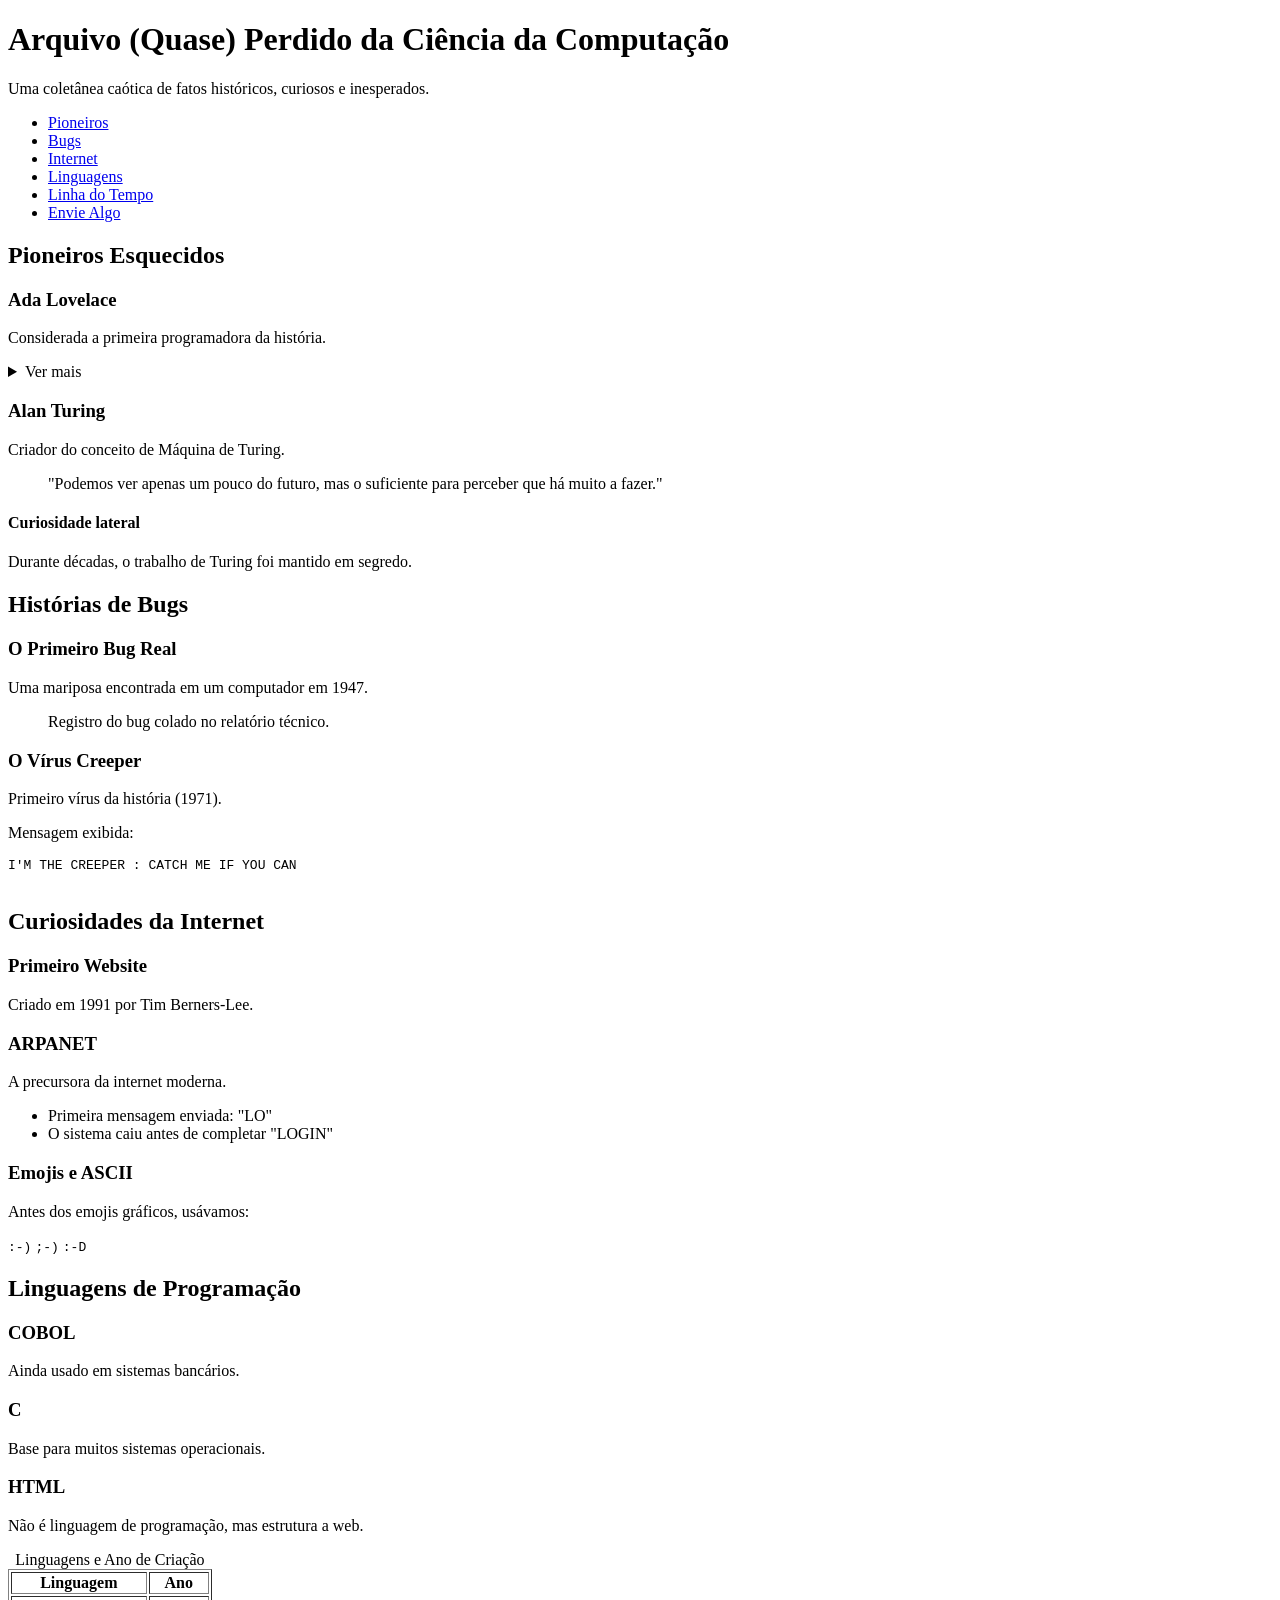
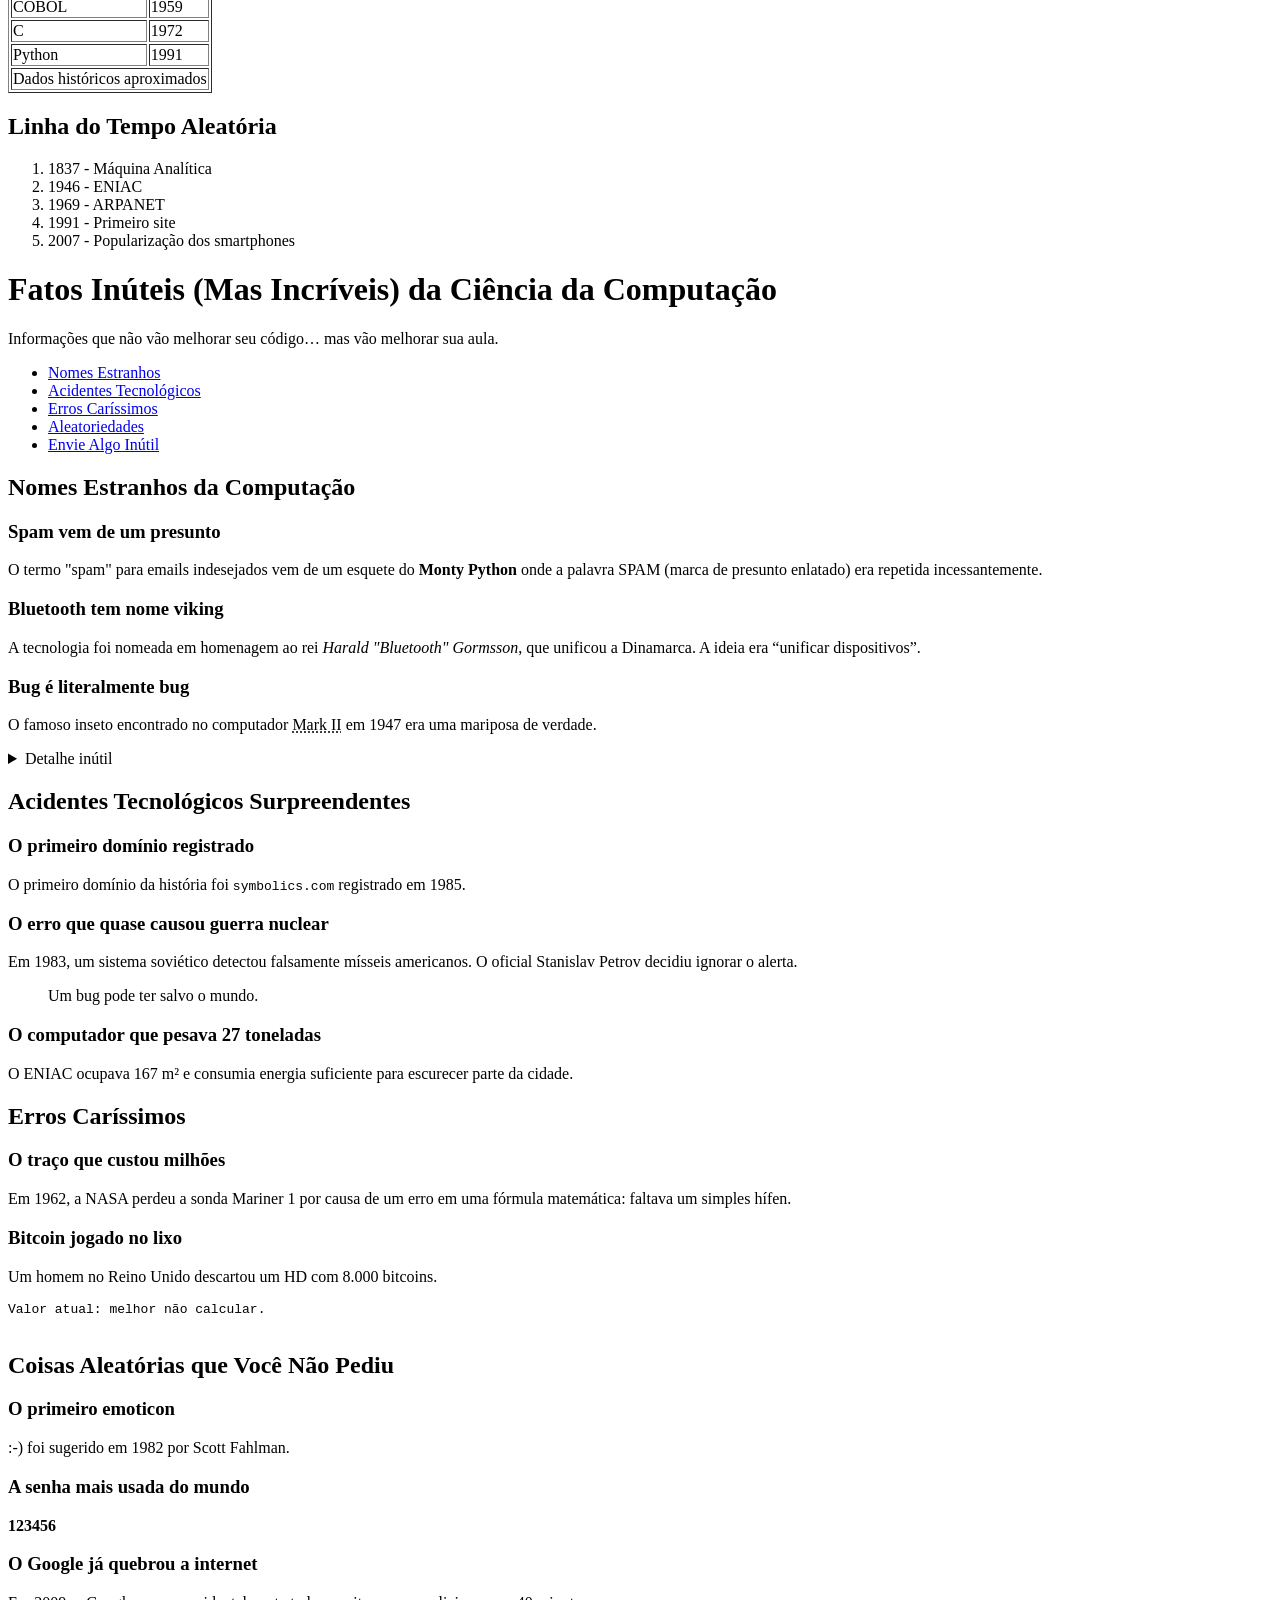
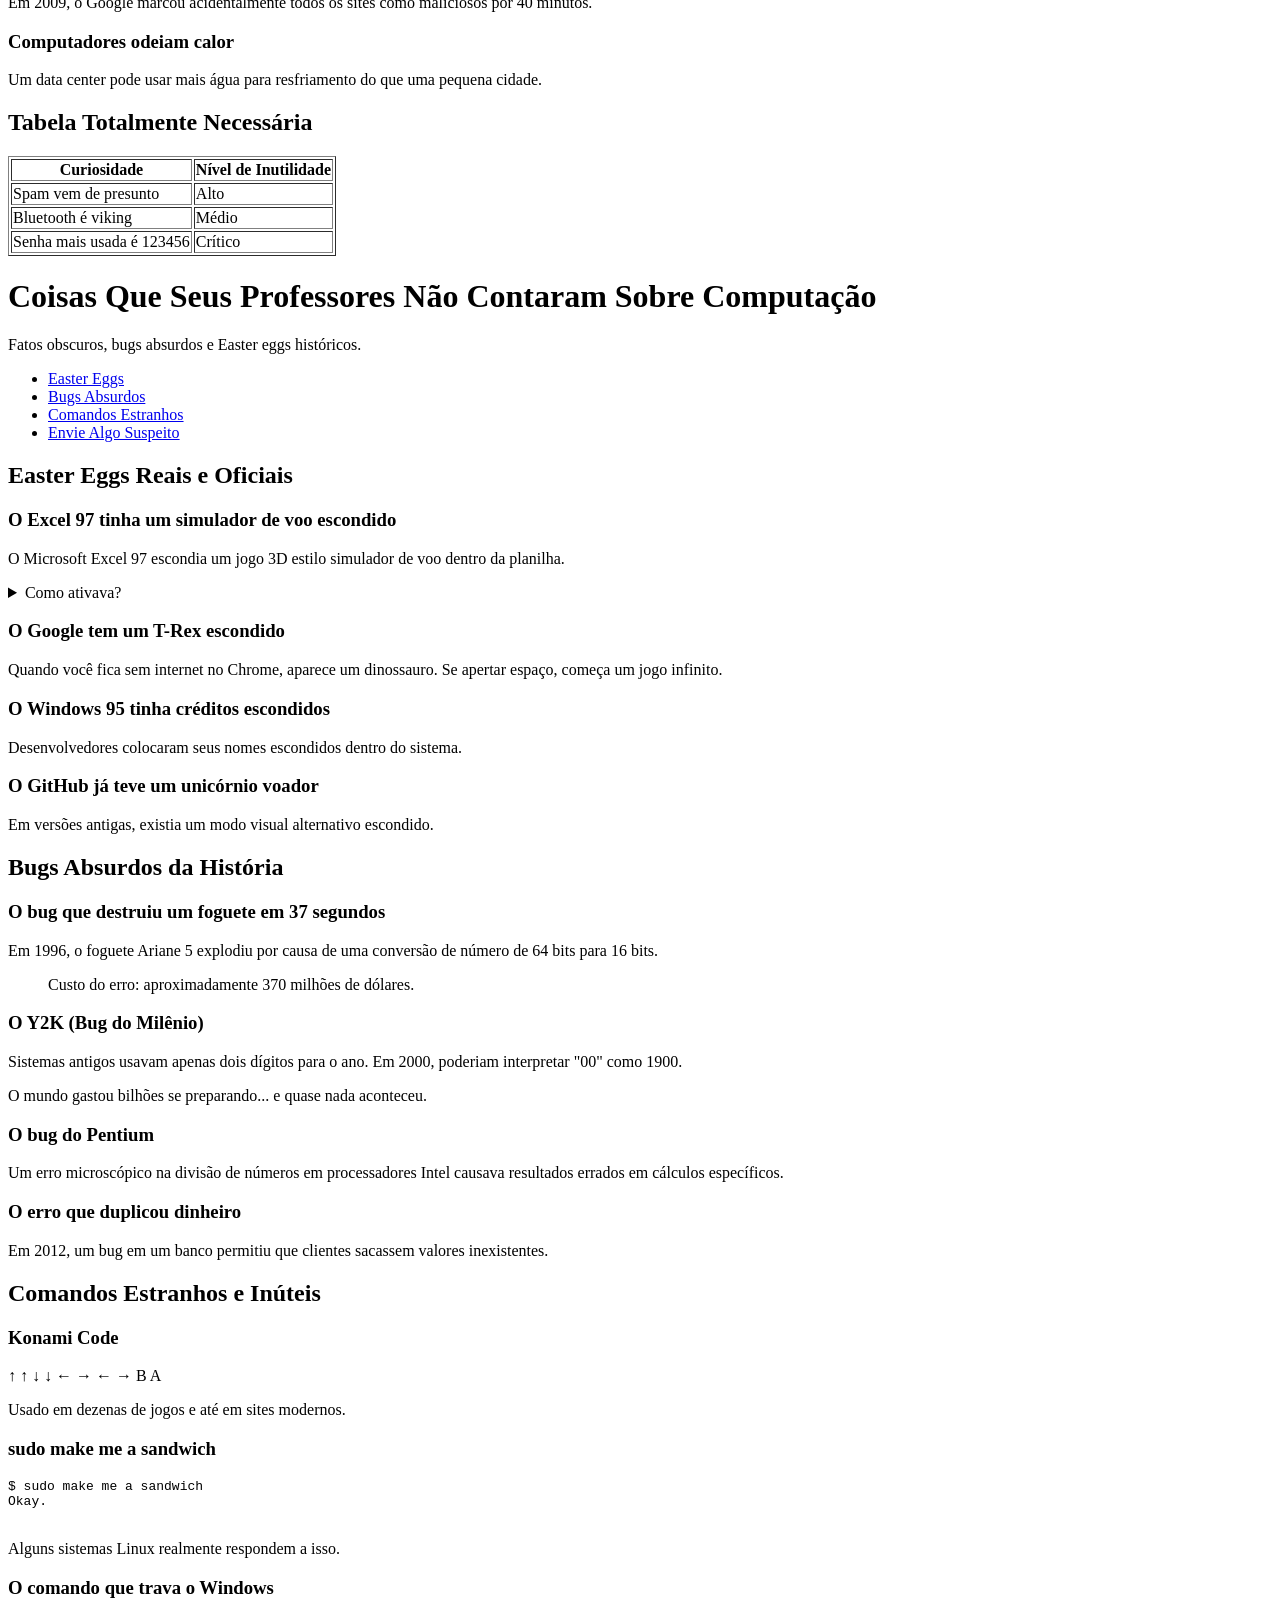
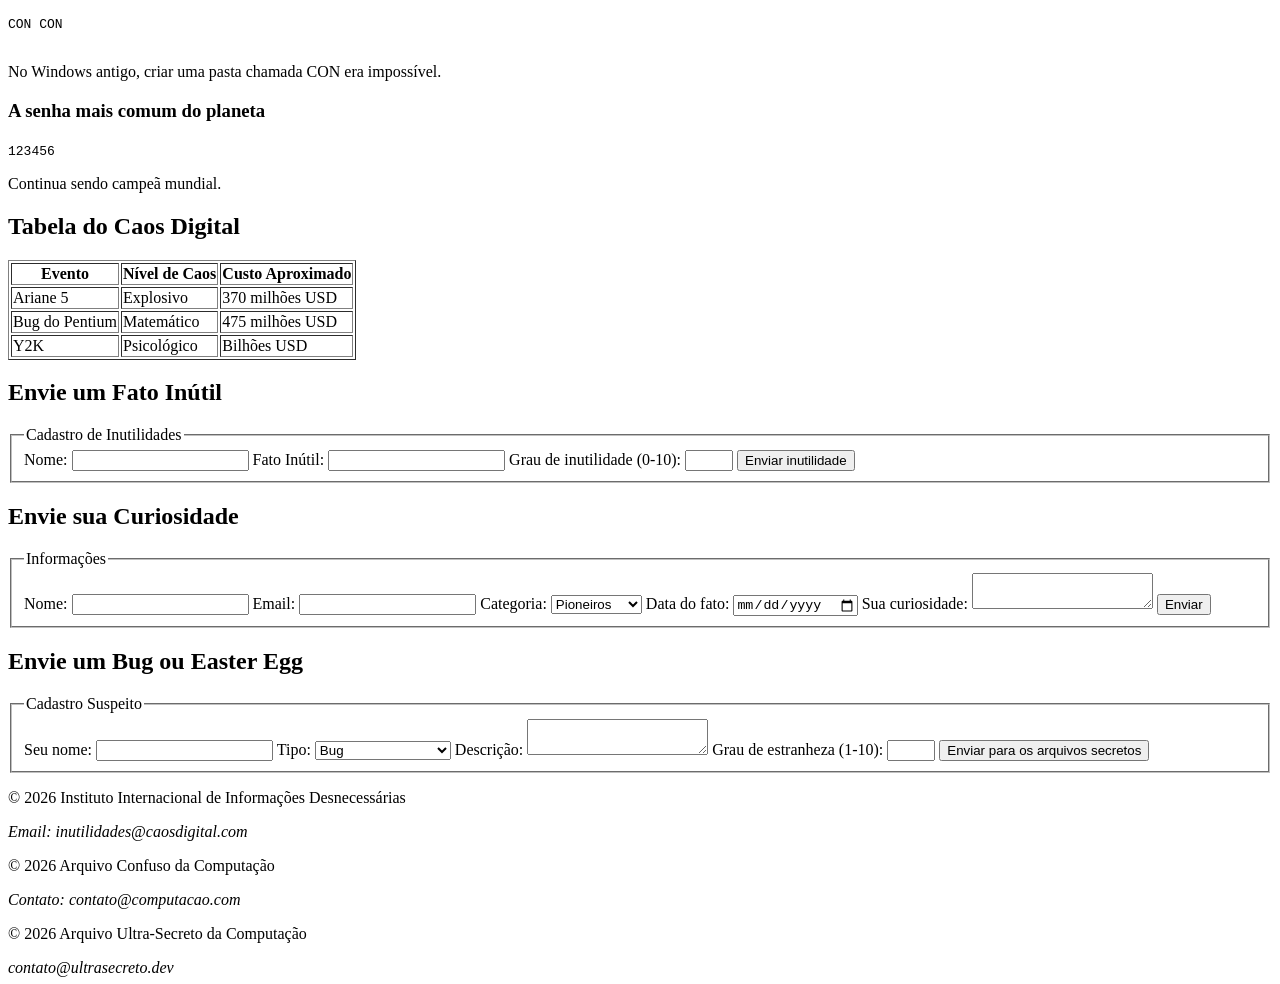
<file: index.html>
<!DOCTYPE html>
<html lang="pt-br">
<head>
    <meta charset="UTF-8">
    <meta name="description" content="Curiosidades e fatos históricos da Ciência da Computação">
    <meta name="author" content="Portal Computação">
    <meta name="viewport" content="width=device-width, initial-scale=1.0">
    <title>Arquivo Confuso da Computação</title>
</head>

<body>

<div id="pagina">

    <header id="topo">
        <h1>Arquivo (Quase) Perdido da Ciência da Computação</h1>
        <p>Uma coletânea caótica de fatos históricos, curiosos e inesperados.</p>
    </header>

    <nav id="menu-principal">
        <ul>
            <li><a href="#pioneiros">Pioneiros</a></li>
            <li><a href="#bugs">Bugs</a></li>
            <li><a href="#internet">Internet</a></li>
            <li><a href="#linguagens">Linguagens</a></li>
            <li><a href="#linha-do-tempo">Linha do Tempo</a></li>
            <li><a href="#formulario">Envie Algo</a></li>
        </ul>
    </nav>

    <main>

        <section id="pioneiros">
            <h2>Pioneiros Esquecidos</h2>

            <article>
                <h3>Ada Lovelace</h3>
                <p>Considerada a primeira programadora da história.</p>
                <details>
                    <summary>Ver mais</summary>
                    <p>Ela escreveu um algoritmo para a Máquina Analítica no século XIX.</p>
                </details>
            </article>

            <article>
                <h3>Alan Turing</h3>
                <p>Criador do conceito de Máquina de Turing.</p>
                <blockquote>
                    "Podemos ver apenas um pouco do futuro, mas o suficiente para perceber que há muito a fazer."
                </blockquote>
            </article>

            <aside>
                <h4>Curiosidade lateral</h4>
                <p>Durante décadas, o trabalho de Turing foi mantido em segredo.</p>
            </aside>
        </section>

        <section id="bugs">
            <h2>Histórias de Bugs</h2>

            <article>
                <h3>O Primeiro Bug Real</h3>
                <p>Uma mariposa encontrada em um computador em 1947.</p>
                <figure>
                    <figcaption>Registro do bug colado no relatório técnico.</figcaption>
                </figure>
            </article>

            <article>
                <h3>O Vírus Creeper</h3>
                <p>Primeiro vírus da história (1971).</p>
                <p>Mensagem exibida:</p>
                <pre>
I'M THE CREEPER : CATCH ME IF YOU CAN
                </pre>
            </article>
        </section>

        <section id="internet">
            <h2>Curiosidades da Internet</h2>

            <article>
                <h3>Primeiro Website</h3>
                <p>Criado em 1991 por Tim Berners-Lee.</p>
            </article>

            <article>
                <h3>ARPANET</h3>
                <p>A precursora da internet moderna.</p>
                <ul>
                    <li>Primeira mensagem enviada: "LO"</li>
                    <li>O sistema caiu antes de completar "LOGIN"</li>
                </ul>
            </article>

            <article>
                <h3>Emojis e ASCII</h3>
                <p>Antes dos emojis gráficos, usávamos:</p>
                <code>:-)</code>
                <code>;-)</code>
                <code>:-D</code>
            </article>
        </section>

        <section id="linguagens">
            <h2>Linguagens de Programação</h2>

            <article>
                <h3>COBOL</h3>
                <p>Ainda usado em sistemas bancários.</p>
            </article>

            <article>
                <h3>C</h3>
                <p>Base para muitos sistemas operacionais.</p>
            </article>

            <article>
                <h3>HTML</h3>
                <p>Não é linguagem de programação, mas estrutura a web.</p>
            </article>

            <div>
                <table border="1">
                    <caption>Linguagens e Ano de Criação</caption>
                    <thead>
                        <tr>
                            <th>Linguagem</th>
                            <th>Ano</th>
                        </tr>
                    </thead>
                    <tbody>
                        <tr>
                            <td>COBOL</td>
                            <td>1959</td>
                        </tr>
                        <tr>
                            <td>C</td>
                            <td>1972</td>
                        </tr>
                        <tr>
                            <td>Python</td>
                            <td>1991</td>
                        </tr>
                    </tbody>
                    <tfoot>
                        <tr>
                            <td colspan="2">Dados históricos aproximados</td>
                        </tr>
                    </tfoot>
                </table>
            </div>
        </section>

        <section id="linha-do-tempo">
            <h2>Linha do Tempo Aleatória</h2>

            <ol>
                <li>1837 - Máquina Analítica</li>
                <li>1946 - ENIAC</li>
                <li>1969 - ARPANET</li>
                <li>1991 - Primeiro site</li>
                <li>2007 - Popularização dos smartphones</li>
            </ol>
        </section>


</div>


<header>
    <h1>Fatos Inúteis (Mas Incríveis) da Ciência da Computação</h1>
    <p>Informações que não vão melhorar seu código… mas vão melhorar sua aula.</p>
</header>

<nav>
    <ul>
        <li><a href="#nomes">Nomes Estranhos</a></li>
        <li><a href="#acidentes">Acidentes Tecnológicos</a></li>
        <li><a href="#dinheiro">Erros Caríssimos</a></li>
        <li><a href="#aleatorio">Aleatoriedades</a></li>
        <li><a href="#form">Envie Algo Inútil</a></li>
    </ul>
</nav>



<section id="nomes">
    <h2>Nomes Estranhos da Computação</h2>

    <article>
        <h3>Spam vem de um presunto</h3>
        <p>
            O termo "spam" para emails indesejados vem de um esquete do 
            <strong>Monty Python</strong> onde a palavra SPAM (marca de presunto enlatado) 
            era repetida incessantemente.
        </p>
    </article>

    <article>
        <h3>Bluetooth tem nome viking</h3>
        <p>
            A tecnologia foi nomeada em homenagem ao rei 
            <em>Harald "Bluetooth" Gormsson</em>, que unificou a Dinamarca.
            A ideia era “unificar dispositivos”.
        </p>
    </article>

    <article>
        <h3>Bug é literalmente bug</h3>
        <p>
            O famoso inseto encontrado no computador 
            <abbr title="Harvard Mark II">Mark II</abbr> em 1947 
            era uma mariposa de verdade.
        </p>
        <details>
            <summary>Detalhe inútil</summary>
            <p>O inseto ainda está preservado em um museu.</p>
        </details>
    </article>

</section>


<section id="acidentes">

    <h2>Acidentes Tecnológicos Surpreendentes</h2>

    <article>
        <h3>O primeiro domínio registrado</h3>
        <p>
            O primeiro domínio da história foi 
            <code>symbolics.com</code> registrado em 1985.
        </p>
    </article>

    <article>
        <h3>O erro que quase causou guerra nuclear</h3>
        <p>
            Em 1983, um sistema soviético detectou falsamente mísseis americanos.
            O oficial Stanislav Petrov decidiu ignorar o alerta.
        </p>
        <blockquote>
            Um bug pode ter salvo o mundo.
        </blockquote>
    </article>

    <article>
        <h3>O computador que pesava 27 toneladas</h3>
        <p>
            O ENIAC ocupava 167 m² e consumia energia suficiente para escurecer parte da cidade.
        </p>
    </article>

</section>


<section id="dinheiro">

    <h2>Erros Caríssimos</h2>

    <article>
        <h3>O traço que custou milhões</h3>
        <p>
            Em 1962, a NASA perdeu a sonda Mariner 1 por causa de um erro em uma fórmula matemática:
            faltava um simples hífen.
        </p>
    </article>

    <article>
        <h3>Bitcoin jogado no lixo</h3>
        <p>
            Um homem no Reino Unido descartou um HD com 8.000 bitcoins.
        </p>
        <pre>
Valor atual: melhor não calcular.
        </pre>
    </article>

</section>


<section id="aleatorio">

    <h2>Coisas Aleatórias que Você Não Pediu</h2>

    <article>
        <h3>O primeiro emoticon</h3>
        <p>
            :-) foi sugerido em 1982 por Scott Fahlman.
        </p>
    </article>

    <article>
        <h3>A senha mais usada do mundo</h3>
        <p><strong>123456</strong></p>
    </article>

    <article>
        <h3>O Google já quebrou a internet</h3>
        <p>
            Em 2009, o Google marcou acidentalmente todos os sites como maliciosos por 40 minutos.
        </p>
    </article>

    <article>
        <h3>Computadores odeiam calor</h3>
        <p>
            Um data center pode usar mais água para resfriamento do que uma pequena cidade.
        </p>
    </article>

</section>


<section>

    <h2>Tabela Totalmente Necessária</h2>

    <table border="1">
        <tr>
            <th>Curiosidade</th>
            <th>Nível de Inutilidade</th>
        </tr>
        <tr>
            <td>Spam vem de presunto</td>
            <td>Alto</td>
        </tr>
        <tr>
            <td>Bluetooth é viking</td>
            <td>Médio</td>
        </tr>
        <tr>
            <td>Senha mais usada é 123456</td>
            <td>Crítico</td>
        </tr>
    </table>

</section>

<header>
    <h1>Coisas Que Seus Professores Não Contaram Sobre Computação</h1>
    <p>Fatos obscuros, bugs absurdos e Easter eggs históricos.</p>
</header>

<nav>
    <ul>
        <li><a href="#easter-eggs">Easter Eggs</a></li>
        <li><a href="#bugs-absurdos">Bugs Absurdos</a></li>
        <li><a href="#comandos-secretos">Comandos Estranhos</a></li>
        <li><a href="#formulario-secreto">Envie Algo Suspeito</a></li>
    </ul>
</nav>


<section id="easter-eggs">

    <h2>Easter Eggs Reais e Oficiais</h2>

    <article>
        <h3>O Excel 97 tinha um simulador de voo escondido</h3>
        <p>
            O Microsoft Excel 97 escondia um jogo 3D estilo simulador de voo 
            dentro da planilha.
        </p>
        <details>
            <summary>Como ativava?</summary>
            <p>Era preciso selecionar células específicas e usar combinações absurdas de teclado.</p>
        </details>
    </article>

    <article>
        <h3>O Google tem um T-Rex escondido</h3>
        <p>
            Quando você fica sem internet no Chrome, aparece um dinossauro.
            Se apertar espaço, começa um jogo infinito.
        </p>
    </article>

    <article>
        <h3>O Windows 95 tinha créditos escondidos</h3>
        <p>
            Desenvolvedores colocaram seus nomes escondidos dentro do sistema.
        </p>
    </article>

    <article>
        <h3>O GitHub já teve um unicórnio voador</h3>
        <p>
            Em versões antigas, existia um modo visual alternativo escondido.
        </p>
    </article>

</section>



<section id="bugs-absurdos">

    <h2>Bugs Absurdos da História</h2>

    <article>
        <h3>O bug que destruiu um foguete em 37 segundos</h3>
        <p>
            Em 1996, o foguete Ariane 5 explodiu por causa de uma conversão de número
            de 64 bits para 16 bits.
        </p>
        <blockquote>
            Custo do erro: aproximadamente 370 milhões de dólares.
        </blockquote>
    </article>

    <article>
        <h3>O Y2K (Bug do Milênio)</h3>
        <p>
            Sistemas antigos usavam apenas dois dígitos para o ano.
            Em 2000, poderiam interpretar "00" como 1900.
        </p>
        <p>
            O mundo gastou bilhões se preparando... e quase nada aconteceu.
        </p>
    </article>

    <article>
        <h3>O bug do Pentium</h3>
        <p>
            Um erro microscópico na divisão de números em processadores Intel
            causava resultados errados em cálculos específicos.
        </p>
    </article>

    <article>
        <h3>O erro que duplicou dinheiro</h3>
        <p>
            Em 2012, um bug em um banco permitiu que clientes sacassem valores inexistentes.
        </p>
    </article>

</section>



<section id="comandos-secretos">

    <h2>Comandos Estranhos e Inúteis</h2>

    <article>
        <h3>Konami Code</h3>
        <p>
            ↑ ↑ ↓ ↓ ← → ← → B A
        </p>
        <p>
            Usado em dezenas de jogos e até em sites modernos.
        </p>
    </article>

    <article>
        <h3>sudo make me a sandwich</h3>
        <pre>
$ sudo make me a sandwich
Okay.
        </pre>
        <p>Alguns sistemas Linux realmente respondem a isso.</p>
    </article>

    <article>
        <h3>O comando que trava o Windows</h3>
        <pre>
CON CON
        </pre>
        <p>
            No Windows antigo, criar uma pasta chamada CON era impossível.
        </p>
    </article>

    <article>
        <h3>A senha mais comum do planeta</h3>
        <code>123456</code>
        <p>
            Continua sendo campeã mundial.
        </p>
    </article>

</section>



<section>

    <h2>Tabela do Caos Digital</h2>

    <table border="1">
        <tr>
            <th>Evento</th>
            <th>Nível de Caos</th>
            <th>Custo Aproximado</th>
        </tr>
        <tr>
            <td>Ariane 5</td>
            <td>Explosivo</td>
            <td>370 milhões USD</td>
        </tr>
        <tr>
            <td>Bug do Pentium</td>
            <td>Matemático</td>
            <td>475 milhões USD</td>
        </tr>
        <tr>
            <td>Y2K</td>
            <td>Psicológico</td>
            <td>Bilhões USD</td>
        </tr>
    </table>

</section>


<section id="form">

    <h2>Envie um Fato Inútil</h2>

    <form>
        <fieldset>
            <legend>Cadastro de Inutilidades</legend>

            <label>Nome:</label>
            <input type="text" name="nome">

            <label>Fato Inútil:</label>
            <input type="text" name="fato">

            <label>Grau de inutilidade (0-10):</label>
            <input type="number" name="grau" min="0" max="10">

            <input type="submit" value="Enviar inutilidade">
        </fieldset>
    </form>
    
</section>
 <section id="formulario">
            <h2>Envie sua Curiosidade</h2>

            <form>
                <fieldset>
                    <legend>Informações</legend>

                    <label>Nome:</label>
                    <input type="text" name="nome">

                    <label>Email:</label>
                    <input type="email" name="email">

                    <label>Categoria:</label>
                    <select name="categoria">
                        <option>Pioneiros</option>
                        <option>Bugs</option>
                        <option>Internet</option>
                        <option>Linguagens</option>
                    </select>

                    <label>Data do fato:</label>
                    <input type="date" name="data">

                    <label>Sua curiosidade:</label>
                    <textarea name="curiosidade"></textarea>

                    <input type="submit" value="Enviar">
                </fieldset>
            </form>
        </section>

    
<section id="formulario-secreto">

    <h2>Envie um Bug ou Easter Egg</h2>

    <form>
        <fieldset>
            <legend>Cadastro Suspeito</legend>

            <label>Seu nome:</label>
            <input type="text" name="nome">

            <label>Tipo:</label>
            <select name="tipo">
                <option>Bug</option>
                <option>Easter Egg</option>
                <option>Comando estranho</option>
            </select>

            <label>Descrição:</label>
            <textarea name="descricao"></textarea>

            <label>Grau de estranheza (1-10):</label>
            <input type="number" min="1" max="10">

            <input type="submit" value="Enviar para os arquivos secretos">
        </fieldset>
    </form>

</section>


</main>
</body>
<footer>
    <p>© 2026 Instituto Internacional de Informações Desnecessárias</p>
    <address>Email: inutilidades@caosdigital.com</address>
      <p>&copy; 2026 Arquivo Confuso da Computação</p>
        <address>
            Contato: contato@computacao.com
        </address>
         <p>© 2026 Arquivo Ultra-Secreto da Computação</p>
    <address>contato@ultrasecreto.dev</address>
</footer>

</div>

</body>
</html>
</file>
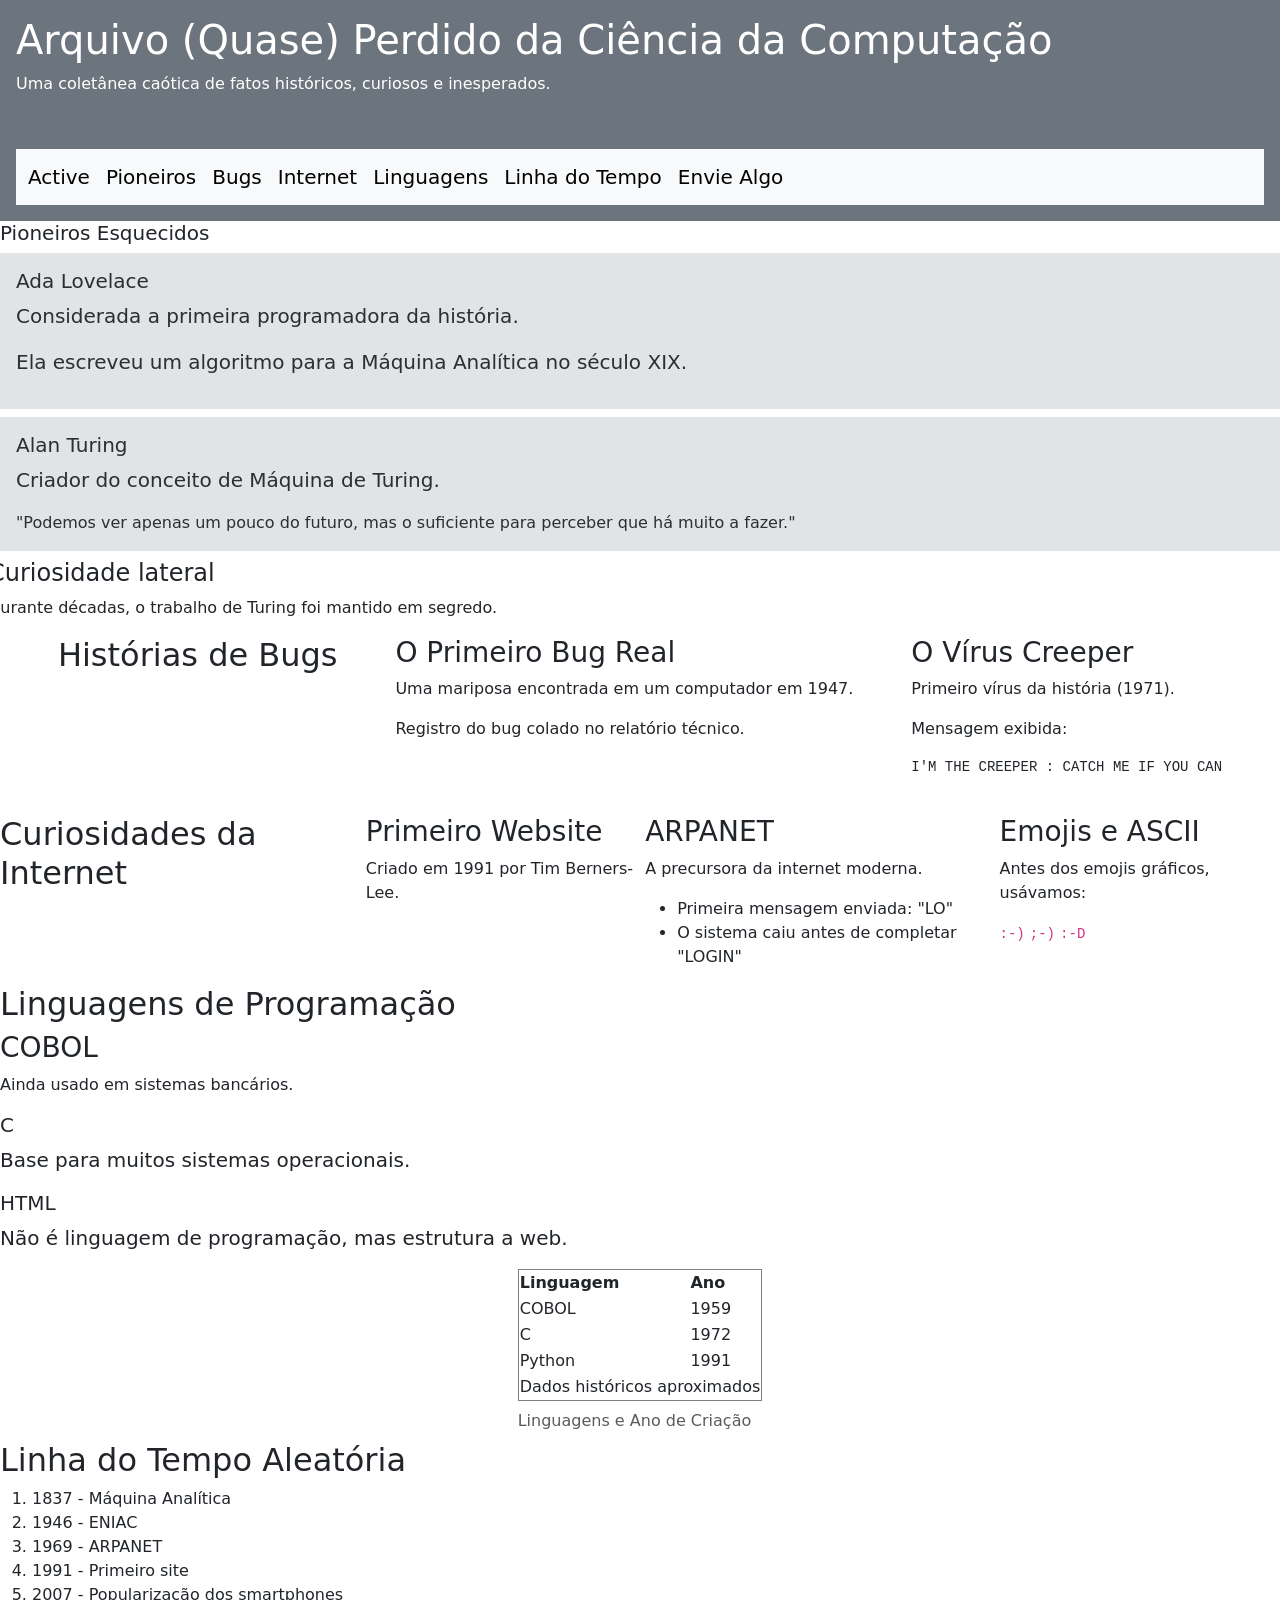
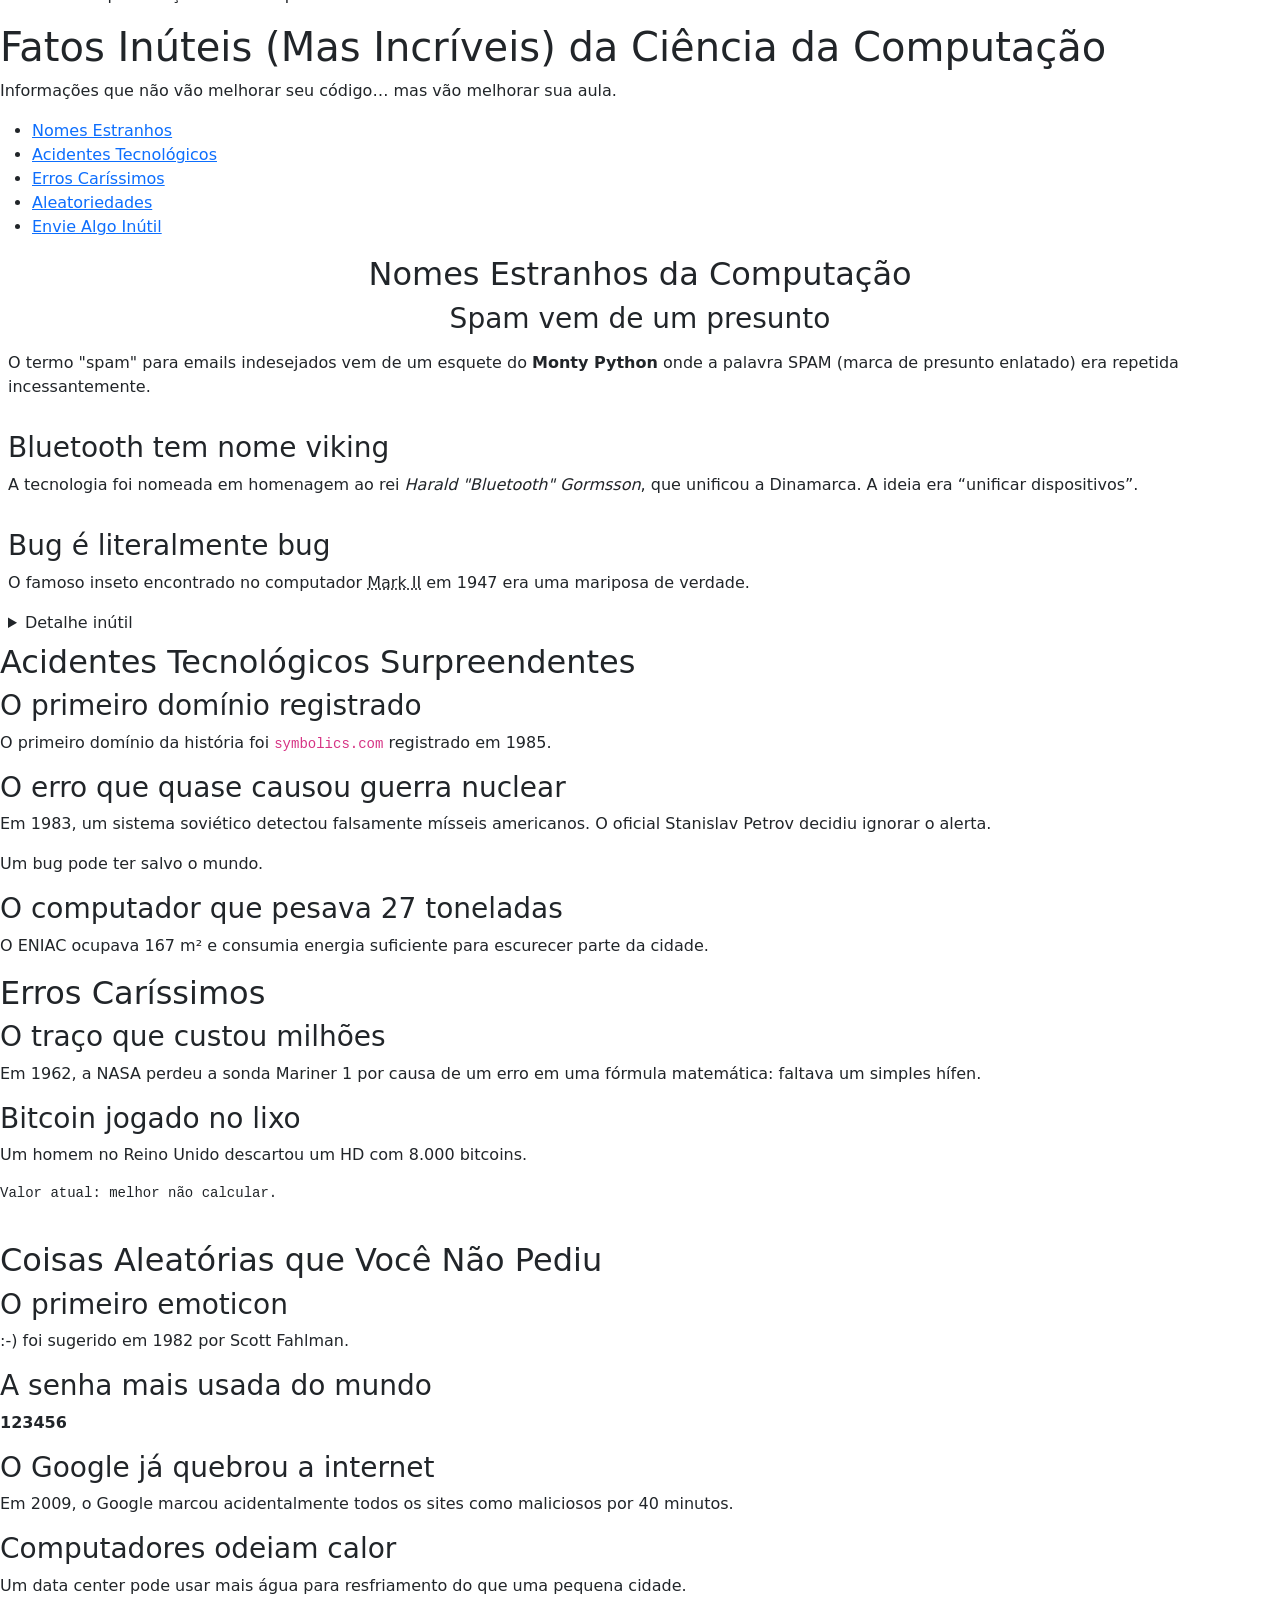
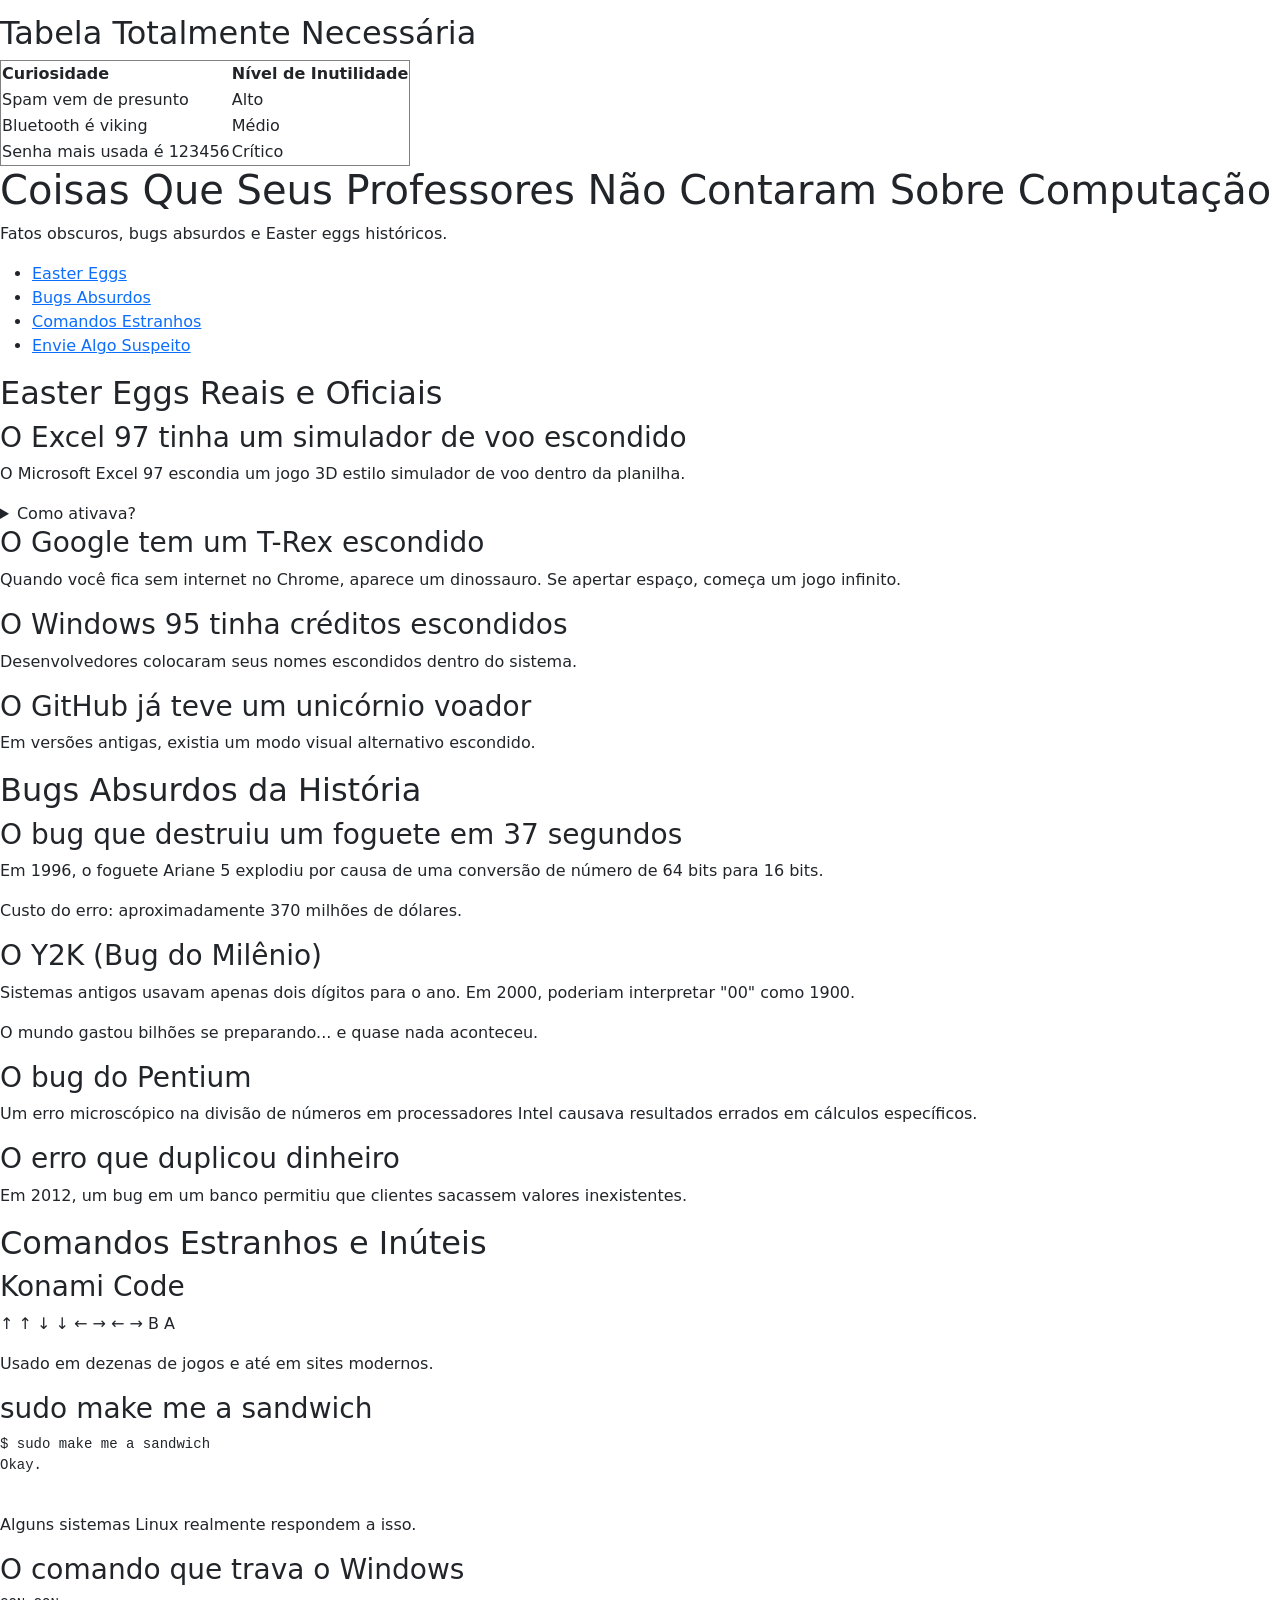
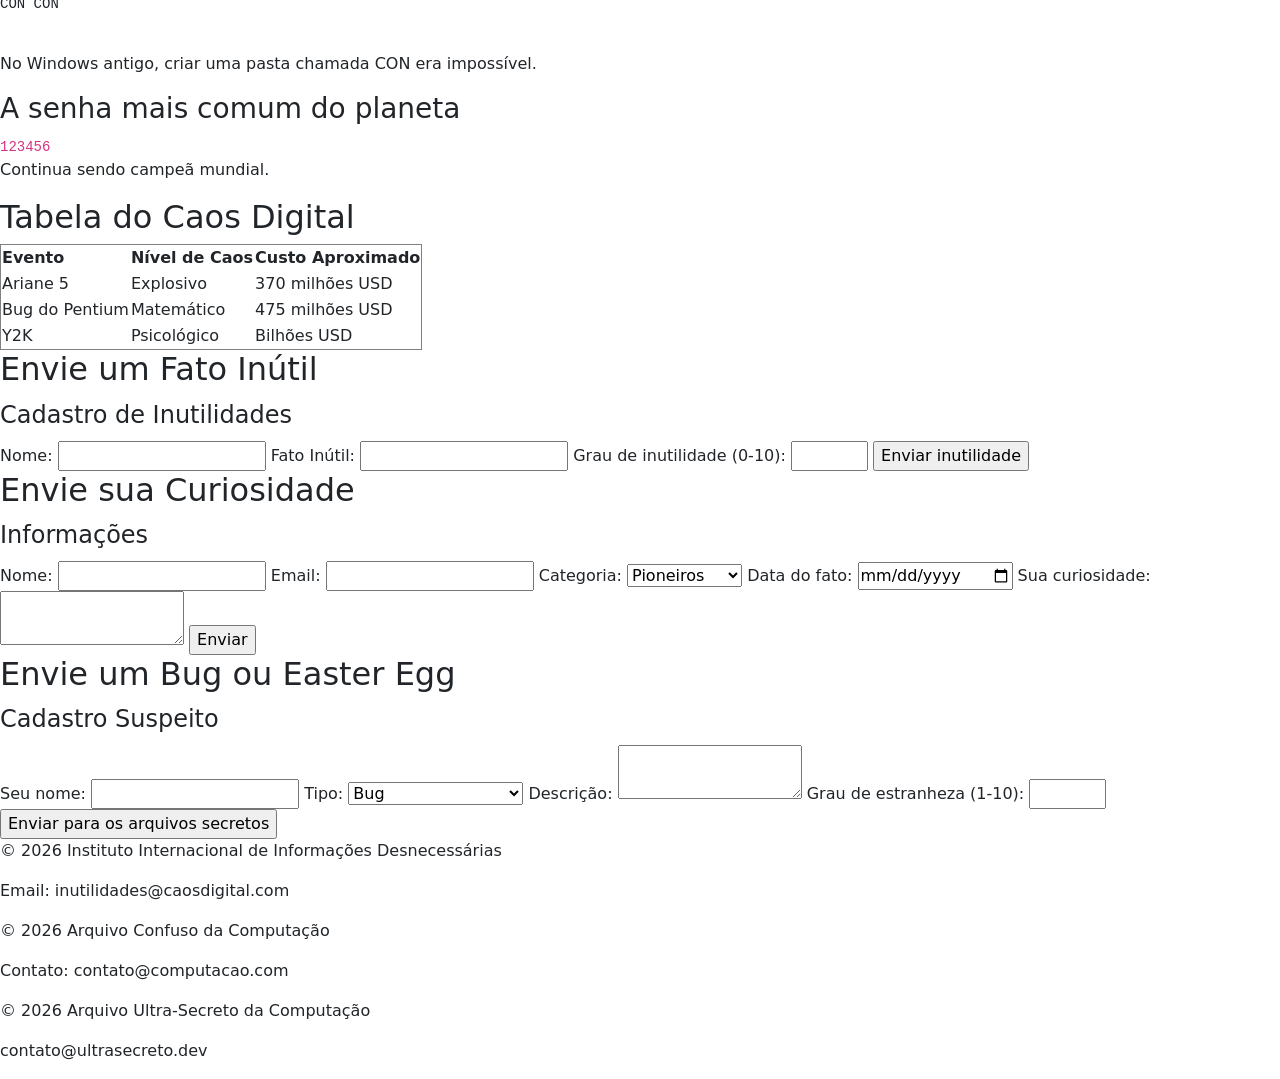
<file: 12032026atividade6.html>
<!DOCTYPE html>
<html lang="pt-br">
<head>
    <div class="text-bg-secondary p-3">
    <meta charset="UTF-8">
    <meta name="description" content="Curiosidades e fatos históricos da Ciência da Computação">
    <meta name="author" content="Portal Computação">
    <meta name="viewport" content="width=device-width, initial-scale=1.0">
    <link href="https://cdn.jsdelivr.net/npm/bootstrap@5.3.8/dist/css/bootstrap.min.css" rel="stylesheet" integrity="sha384-sRIl4kxILFvY47J16cr9ZwB07vP4J8+LH7qKQnuqkuIAvNWLzeN8tE5YBujZqJLB" crossorigin="anonymous">

      
  </head>

<body>
  <script src="https://cdn.jsdelivr.net/npm/bootstrap@5.3.8/dist/js/bootstrap.bundle.min.js" integrity="sha384-FKyoEForCGlyvwx9Hj09JcYn3nv7wiPVlz7YYwJrWVcXK/BmnVDxM+D2scQbITxI" crossorigin="anonymous"></script>
<script src="https://cdn.jsdelivr.net/npm/@popperjs/core@2.11.8/dist/umd/popper.min.js" integrity="sha384-I7E8VVD/ismYTF4hNIPjVp/Zjvgyol6VFvRkX/vR+Vc4jQkC+hVqc2pM8ODewa9r" crossorigin="anonymous"></script>
<script src="https://cdn.jsdelivr.net/npm/bootstrap@5.3.8/dist/js/bootstrap.min.js" integrity="sha384-G/EV+4j2dNv+tEPo3++6LCgdCROaejBqfUeNjuKAiuXbjrxilcCdDz6ZAVfHWe1Y" crossorigin="anonymous"></script>

<div id="pagina">


    <header id="topo" >
    <h1><span class="badge text-bg-secondary"></span>Arquivo (Quase) Perdido da Ciência da Computação</span></h1>
        <p>Uma coletânea caótica de fatos históricos, curiosos e inesperados.</p>
         </div> 
    </header>
    <div class="spinner-grow" role="status">
            <span class="visually-hidden">Loading...</span>
             </div>
    <nav class="navbar navbar-expand-lg bg-body-tertiary" >
         <div class="container-fluid">
        <ul class="nav">
             <a class="navbar-brand" href="#">Active</a>
            <a  class="navbar-brand" href="#pioneiros">Pioneiros</a>
            <a class="navbar-brand" href="#bugs">Bugs</a>
            <a class="navbar-brand" href="#internet">Internet</a>
            <a class="navbar-brand" href="#linguagens">Linguagens</a>
            <a class="navbar-brand" href="#linha-do-tempo">Linha do Tempo</a>
            <a  class="navbar-brand" class="nav-link" href="#formulario">Envie Algo</a>
        </ul>
    </nav>
</div>

    <main>

        <section id="pioneiros">
            <h3 class="lead">Pioneiros Esquecidos</h3>

            <article>
                <div class="p-3 mb-2 bg-secondary-subtle text-secondary-emphasis"><h3 class="lead">Ada Lovelace</h3> 
                    <p class="lead">Considerada a primeira programadora da história.</p>  
                    <p class="lead" >Ela escreveu um algoritmo para a Máquina Analítica no século XIX.</p>  
               
               </div>
                
                   
            </article>
            
            <article>
                 <div class="p-3 mb-2 bg-secondary-subtle text-secondary-emphasis"><h3 class="lead">Alan Turing</h3>
                <p class="lead">Criador do conceito de Máquina de Turing.</p> "Podemos ver apenas um pouco do futuro,
                 mas o suficiente para perceber que há muito a fazer."</div>
                
               
                   
                
            </article>
             <div class="row">
                <nav id="navbar-example3" class="h-100 flex-column align-items-stretch pe-4 border-end"></nav>
                <nav class="nav nav-pills flex-column">
            <aside>
                <h4>Curiosidade lateral</h4>
                <p>Durante décadas, o trabalho de Turing foi mantido em segredo.</p>
            </aside>
        </section>

        <section id="bugs" class="d-flex justify-content-evenly">
            <h2>Histórias de Bugs</h2>

            <article>
                <h3>O Primeiro Bug Real</h3>
                <p>Uma mariposa encontrada em um computador em 1947.</p>
                <figure>
                    <figcaption>Registro do bug colado no relatório técnico.</figcaption>
                </figure>
            </article>
              
            <article>
                <h3>O Vírus Creeper</h3>
                <p>Primeiro vírus da história (1971).</p>
                <p>Mensagem exibida:</p>
                <pre>
I'M THE CREEPER : CATCH ME IF YOU CAN
                </pre>
            </article>
        </section>
      
        <section id="internet"class="d-flex justify-content-evenly">
            <h2>Curiosidades da Internet</h2>

            <article>
                <h3>Primeiro Website</h3>
                <p>Criado em 1991 por Tim Berners-Lee.</p>
            </article>

            <article>
                <h3>ARPANET</h3>
                <p>A precursora da internet moderna.</p>
                <ul>
                    <li>Primeira mensagem enviada: "LO"</li>
                    <li>O sistema caiu antes de completar "LOGIN"</li>
                </ul>
            </article>

            <article>
                <h3>Emojis e ASCII</h3>
                <p>Antes dos emojis gráficos, usávamos:</p>
                <code>:-)</code>
                <code>;-)</code>
                <code>:-D</code>
            </article>
        </section>
        </div>
        <section id="linguagens" >
            <h2>Linguagens de Programação</h2>

            <article>
                <h3>COBOL</h3>
                <p>Ainda usado em sistemas bancários.</p>
            </article>

            <article >
                <h3 class="lead">C</h3>
                <p class="lead">Base para muitos sistemas operacionais.</p>
            </article>

            <article>
                <h3 class="lead">HTML</h3>
                <p class="lead">Não é linguagem de programação, mas estrutura a web.</p>
            </article>

            <div class="d-flex justify-content-center">
                <table border="1">
                    <caption>Linguagens e Ano de Criação</caption>
                    <thead>
                        <tr>
                            <th>Linguagem</th>
                            <th>Ano</th>
                        </tr>
                    </thead>
                    <tbody>
                        <tr>
                            <td>COBOL</td>
                            <td>1959</td>
                        </tr>
                        <tr>
                            <td>C</td>
                            <td>1972</td>
                        </tr>
                        <tr>
                            <td>Python</td>
                            <td>1991</td>
                        </tr>
                    </tbody>
                    <tfoot>
                        <tr>
                            <td colspan="2">Dados históricos aproximados</td>
                        </tr>
                    </tfoot>
                </table>
            </div>
        </section>

        <section id="linha-do-tempo">
            <h2>Linha do Tempo Aleatória</h2>

            <ol>
                <li>1837 - Máquina Analítica</li>
                <li>1946 - ENIAC</li>
                <li>1969 - ARPANET</li>
                <li>1991 - Primeiro site</li>
                <li>2007 - Popularização dos smartphones</li>
            </ol>
        </section>


</div>


<header>
    <h1>Fatos Inúteis (Mas Incríveis) da Ciência da Computação</h1>
    <p>Informações que não vão melhorar seu código… mas vão melhorar sua aula.</p>
</header>

<nav>
    <ul>
        <li><a href="#nomes">Nomes Estranhos</a></li>
        <li><a href="#acidentes">Acidentes Tecnológicos</a></li>
        <li><a href="#dinheiro">Erros Caríssimos</a></li>
        <li><a href="#aleatorio">Aleatoriedades</a></li>
        <li><a href="#form">Envie Algo Inútil</a></li>
    </ul>
</nav>



<section id="nomes" >
    <h2 class="d-flex justify-content-center">Nomes Estranhos da Computação</h2>

    <article>
        <h3 class="d-flex justify-content-center">Spam vem de um presunto</h3>
        <p class="p-2 flex-fill">
            O termo "spam" para emails indesejados vem de um esquete do 
            <strong>Monty Python</strong> onde a palavra SPAM (marca de presunto enlatado) 
            era repetida incessantemente.
        </p>
    </article>

    <article class="p-2 flex-fill">
        <h3>Bluetooth tem nome viking</h3>
        <p>
            A tecnologia foi nomeada em homenagem ao rei 
            <em>Harald "Bluetooth" Gormsson</em>, que unificou a Dinamarca.
            A ideia era “unificar dispositivos”.
        </p>
    </article>

    <article class="p-2 flex-fill">
        <h3>Bug é literalmente bug</h3>
        <p>
            O famoso inseto encontrado no computador 
            <abbr title="Harvard Mark II">Mark II</abbr> em 1947 
            era uma mariposa de verdade.
        </p>
        <details>
            <summary>Detalhe inútil</summary>
            <p>O inseto ainda está preservado em um museu.</p>
        </details>
    </article>

</section>


<section id="acidentes">

    <h2>Acidentes Tecnológicos Surpreendentes</h2>

    <article>
        <h3>O primeiro domínio registrado</h3>
        <p>
            O primeiro domínio da história foi 
            <code>symbolics.com</code> registrado em 1985.
        </p>
    </article>

    <article>
        <h3>O erro que quase causou guerra nuclear</h3>
        <p>
            Em 1983, um sistema soviético detectou falsamente mísseis americanos.
            O oficial Stanislav Petrov decidiu ignorar o alerta.
        </p>
        <blockquote>
            Um bug pode ter salvo o mundo.
        </blockquote>
    </article>

    <article>
        <h3>O computador que pesava 27 toneladas</h3>
        <p>
            O ENIAC ocupava 167 m² e consumia energia suficiente para escurecer parte da cidade.
        </p>
    </article>

</section>


<section id="dinheiro">

    <h2>Erros Caríssimos</h2>

    <article>
        <h3>O traço que custou milhões</h3>
        <p>
            Em 1962, a NASA perdeu a sonda Mariner 1 por causa de um erro em uma fórmula matemática:
            faltava um simples hífen.
        </p>
    </article>

    <article>
        <h3>Bitcoin jogado no lixo</h3>
        <p>
            Um homem no Reino Unido descartou um HD com 8.000 bitcoins.
        </p>
        <pre>
Valor atual: melhor não calcular.
        </pre>
    </article>

</section>


<section id="aleatorio">

    <h2>Coisas Aleatórias que Você Não Pediu</h2>

    <article>
        <h3>O primeiro emoticon</h3>
        <p>
            :-) foi sugerido em 1982 por Scott Fahlman.
        </p>
    </article>

    <article>
        <h3>A senha mais usada do mundo</h3>
        <p><strong>123456</strong></p>
    </article>

    <article>
        <h3>O Google já quebrou a internet</h3>
        <p>
            Em 2009, o Google marcou acidentalmente todos os sites como maliciosos por 40 minutos.
        </p>
    </article>

    <article>
        <h3>Computadores odeiam calor</h3>
        <p>
            Um data center pode usar mais água para resfriamento do que uma pequena cidade.
        </p>
    </article>

</section>


<section>

    <h2>Tabela Totalmente Necessária</h2>

    <table border="1">
        <tr>
            <th>Curiosidade</th>
            <th>Nível de Inutilidade</th>
        </tr>
        <tr>
            <td>Spam vem de presunto</td>
            <td>Alto</td>
        </tr>
        <tr>
            <td>Bluetooth é viking</td>
            <td>Médio</td>
        </tr>
        <tr>
            <td>Senha mais usada é 123456</td>
            <td>Crítico</td>
        </tr>
    </table>

</section>

<header>
    <h1>Coisas Que Seus Professores Não Contaram Sobre Computação</h1>
    <p>Fatos obscuros, bugs absurdos e Easter eggs históricos.</p>
</header>

<nav>
    <ul>
        <li><a href="#easter-eggs">Easter Eggs</a></li>
        <li><a href="#bugs-absurdos">Bugs Absurdos</a></li>
        <li><a href="#comandos-secretos">Comandos Estranhos</a></li>
        <li><a href="#formulario-secreto">Envie Algo Suspeito</a></li>
    </ul>
</nav>


<section id="easter-eggs">

    <h2>Easter Eggs Reais e Oficiais</h2>

    <article>
        <h3>O Excel 97 tinha um simulador de voo escondido</h3>
        <p>
            O Microsoft Excel 97 escondia um jogo 3D estilo simulador de voo 
            dentro da planilha.
        </p>
        <details>
            <summary>Como ativava?</summary>
            <p>Era preciso selecionar células específicas e usar combinações absurdas de teclado.</p>
        </details>
    </article>

    <article>
        <h3>O Google tem um T-Rex escondido</h3>
        <p>
            Quando você fica sem internet no Chrome, aparece um dinossauro.
            Se apertar espaço, começa um jogo infinito.
        </p>
    </article>

    <article>
        <h3>O Windows 95 tinha créditos escondidos</h3>
        <p>
            Desenvolvedores colocaram seus nomes escondidos dentro do sistema.
        </p>
    </article>

    <article>
        <h3>O GitHub já teve um unicórnio voador</h3>
        <p>
            Em versões antigas, existia um modo visual alternativo escondido.
        </p>
    </article>

</section>



<section id="bugs-absurdos">

    <h2>Bugs Absurdos da História</h2>

    <article>
        <h3>O bug que destruiu um foguete em 37 segundos</h3>
        <p>
            Em 1996, o foguete Ariane 5 explodiu por causa de uma conversão de número
            de 64 bits para 16 bits.
        </p>
        <blockquote>
            Custo do erro: aproximadamente 370 milhões de dólares.
        </blockquote>
    </article>

    <article>
        <h3>O Y2K (Bug do Milênio)</h3>
        <p>
            Sistemas antigos usavam apenas dois dígitos para o ano.
            Em 2000, poderiam interpretar "00" como 1900.
        </p>
        <p>
            O mundo gastou bilhões se preparando... e quase nada aconteceu.
        </p>
    </article>

    <article>
        <h3>O bug do Pentium</h3>
        <p>
            Um erro microscópico na divisão de números em processadores Intel
            causava resultados errados em cálculos específicos.
        </p>
    </article>

    <article>
        <h3>O erro que duplicou dinheiro</h3>
        <p>
            Em 2012, um bug em um banco permitiu que clientes sacassem valores inexistentes.
        </p>
    </article>

</section>



<section id="comandos-secretos">

    <h2>Comandos Estranhos e Inúteis</h2>

    <article>
        <h3>Konami Code</h3>
        <p>
            ↑ ↑ ↓ ↓ ← → ← → B A
        </p>
        <p>
            Usado em dezenas de jogos e até em sites modernos.
        </p>
    </article>

    <article>
        <h3>sudo make me a sandwich</h3>
        <pre>
$ sudo make me a sandwich
Okay.
        </pre>
        <p>Alguns sistemas Linux realmente respondem a isso.</p>
    </article>

    <article>
        <h3>O comando que trava o Windows</h3>
        <pre>
CON CON
        </pre>
        <p>
            No Windows antigo, criar uma pasta chamada CON era impossível.
        </p>
    </article>

    <article>
        <h3>A senha mais comum do planeta</h3>
        <code>123456</code>
        <p>
            Continua sendo campeã mundial.
        </p>
    </article>

</section>



<section>

    <h2>Tabela do Caos Digital</h2>

    <table border="1">
        <tr>
            <th>Evento</th>
            <th>Nível de Caos</th>
            <th>Custo Aproximado</th>
        </tr>
        <tr>
            <td>Ariane 5</td>
            <td>Explosivo</td>
            <td>370 milhões USD</td>
        </tr>
        <tr>
            <td>Bug do Pentium</td>
            <td>Matemático</td>
            <td>475 milhões USD</td>
        </tr>
        <tr>
            <td>Y2K</td>
            <td>Psicológico</td>
            <td>Bilhões USD</td>
        </tr>
    </table>

</section>


<section id="form">

    <h2>Envie um Fato Inútil</h2>

    <form>
        <fieldset>
            <legend>Cadastro de Inutilidades</legend>

            <label>Nome:</label>
            <input type="text" name="nome">

            <label>Fato Inútil:</label>
            <input type="text" name="fato">

            <label>Grau de inutilidade (0-10):</label>
            <input type="number" name="grau" min="0" max="10">

            <input type="submit" value="Enviar inutilidade">
        </fieldset>
    </form>
    
</section>
 <section id="formulario">
            <h2>Envie sua Curiosidade</h2>

            <form>
                <fieldset>
                    <legend>Informações</legend>

                    <label>Nome:</label>
                    <input type="text" name="nome">

                    <label>Email:</label>
                    <input type="email" name="email">

                    <label>Categoria:</label>
                    <select name="categoria">
                        <option>Pioneiros</option>
                        <option>Bugs</option>
                        <option>Internet</option>
                        <option>Linguagens</option>
                    </select>

                    <label>Data do fato:</label>
                    <input type="date" name="data">

                    <label>Sua curiosidade:</label>
                    <textarea name="curiosidade"></textarea>

                    <input type="submit" value="Enviar">
                </fieldset>
            </form>
        </section>

    
<section id="formulario-secreto">

    <h2>Envie um Bug ou Easter Egg</h2>

    <form>
        <fieldset>
            <legend>Cadastro Suspeito</legend>

            <label>Seu nome:</label>
            <input type="text" name="nome">

            <label>Tipo:</label>
            <select name="tipo">
                <option>Bug</option>
                <option>Easter Egg</option>
                <option>Comando estranho</option>
            </select>

            <label>Descrição:</label>
            <textarea name="descricao"></textarea>

            <label>Grau de estranheza (1-10):</label>
            <input type="number" min="1" max="10">

            <input type="submit" value="Enviar para os arquivos secretos">
        </fieldset>
    </form>

</section>


</main>
</body>
<footer>
    <p>© 2026 Instituto Internacional de Informações Desnecessárias</p>
    <address>Email: inutilidades@caosdigital.com</address>
      <p>&copy; 2026 Arquivo Confuso da Computação</p>
        <address>
            Contato: contato@computacao.com
        </address>
         <p>© 2026 Arquivo Ultra-Secreto da Computação</p>
    <address>contato@ultrasecreto.dev</address>
</footer>

</div>

</body>
</html>
</file>
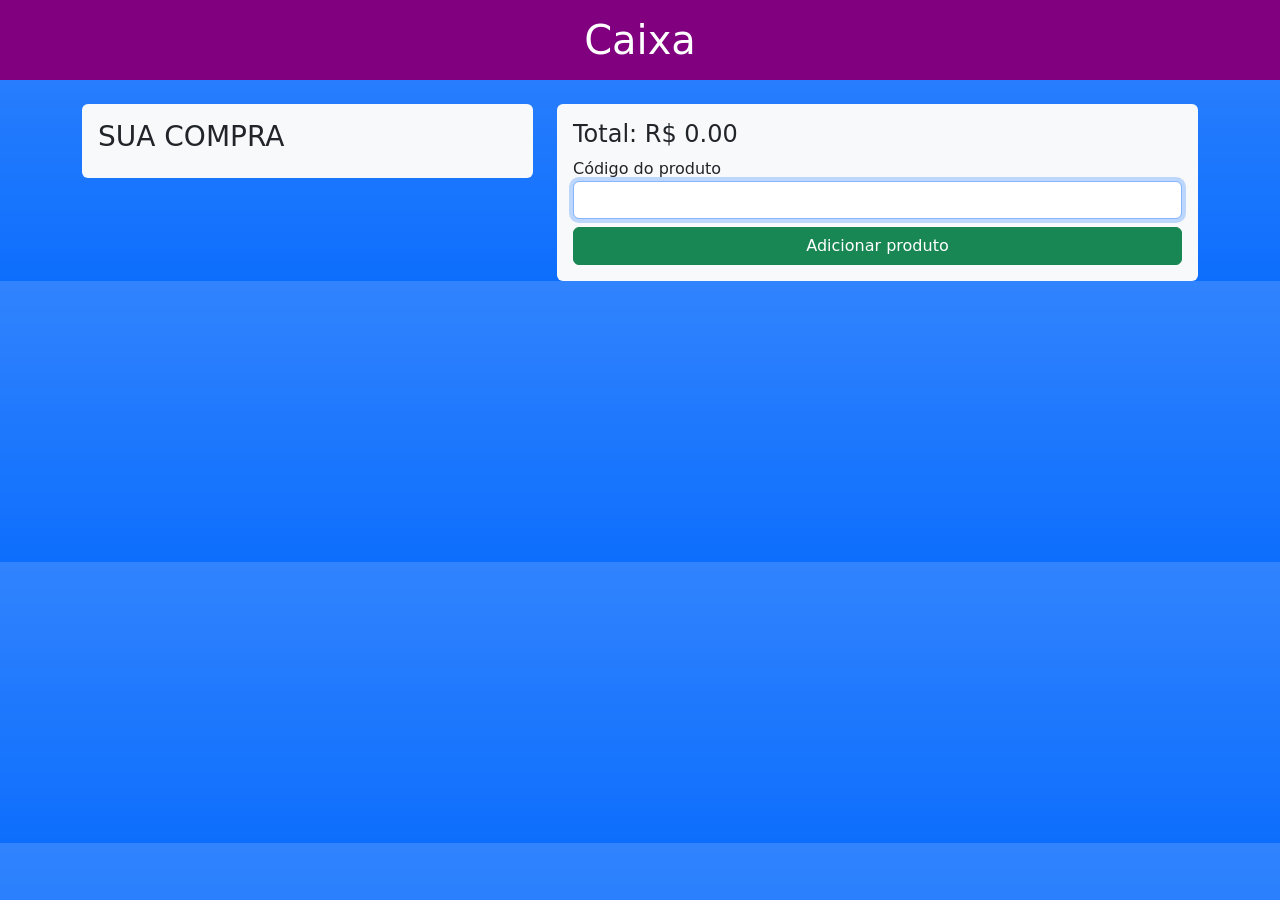
<file: 31032026.html>
<!DOCTYPE html>
<html lang="pt-BR">
<head>
  <meta charset="UTF-8">
  <title>Caixa</title>

  <link href="https://cdn.jsdelivr.net/npm/bootstrap@5.3.8/dist/css/bootstrap.min.css" rel="stylesheet">

  <style>
    .topo {
      background: #800080;
      text-align: center;
      font-size: 40px;
      color: white;
      padding: 10px;
    }
  </style>
</head>

<body class="bg-primary bg-gradient">

  <div class="topo">Caixa</div>

  <div class="container mt-4">
    <div class="row">

      <!-- LISTA -->
      <div class="col-md-5">
        <div class="bg-light p-3 rounded">
          <h3>SUA COMPRA</h3>
          <ul id="lista" class="list-group"></ul>
        </div>
      </div>

      <!-- CONTROLE -->
      <div class="col-md-7">
        <div class="bg-light p-3 rounded">

          <h4>Total: R$ <span id="total">0.00</span></h4>

          <label>Código do produto</label>
          <input id="codValue" class="form-control mb-2">

          <button class="btn btn-success w-100" onclick="addproduto()">
            Adicionar produto
          </button>

        </div>
      </div>

    </div>
  </div>

  <script src="script.js"></script>
</body>
</html>
</file>
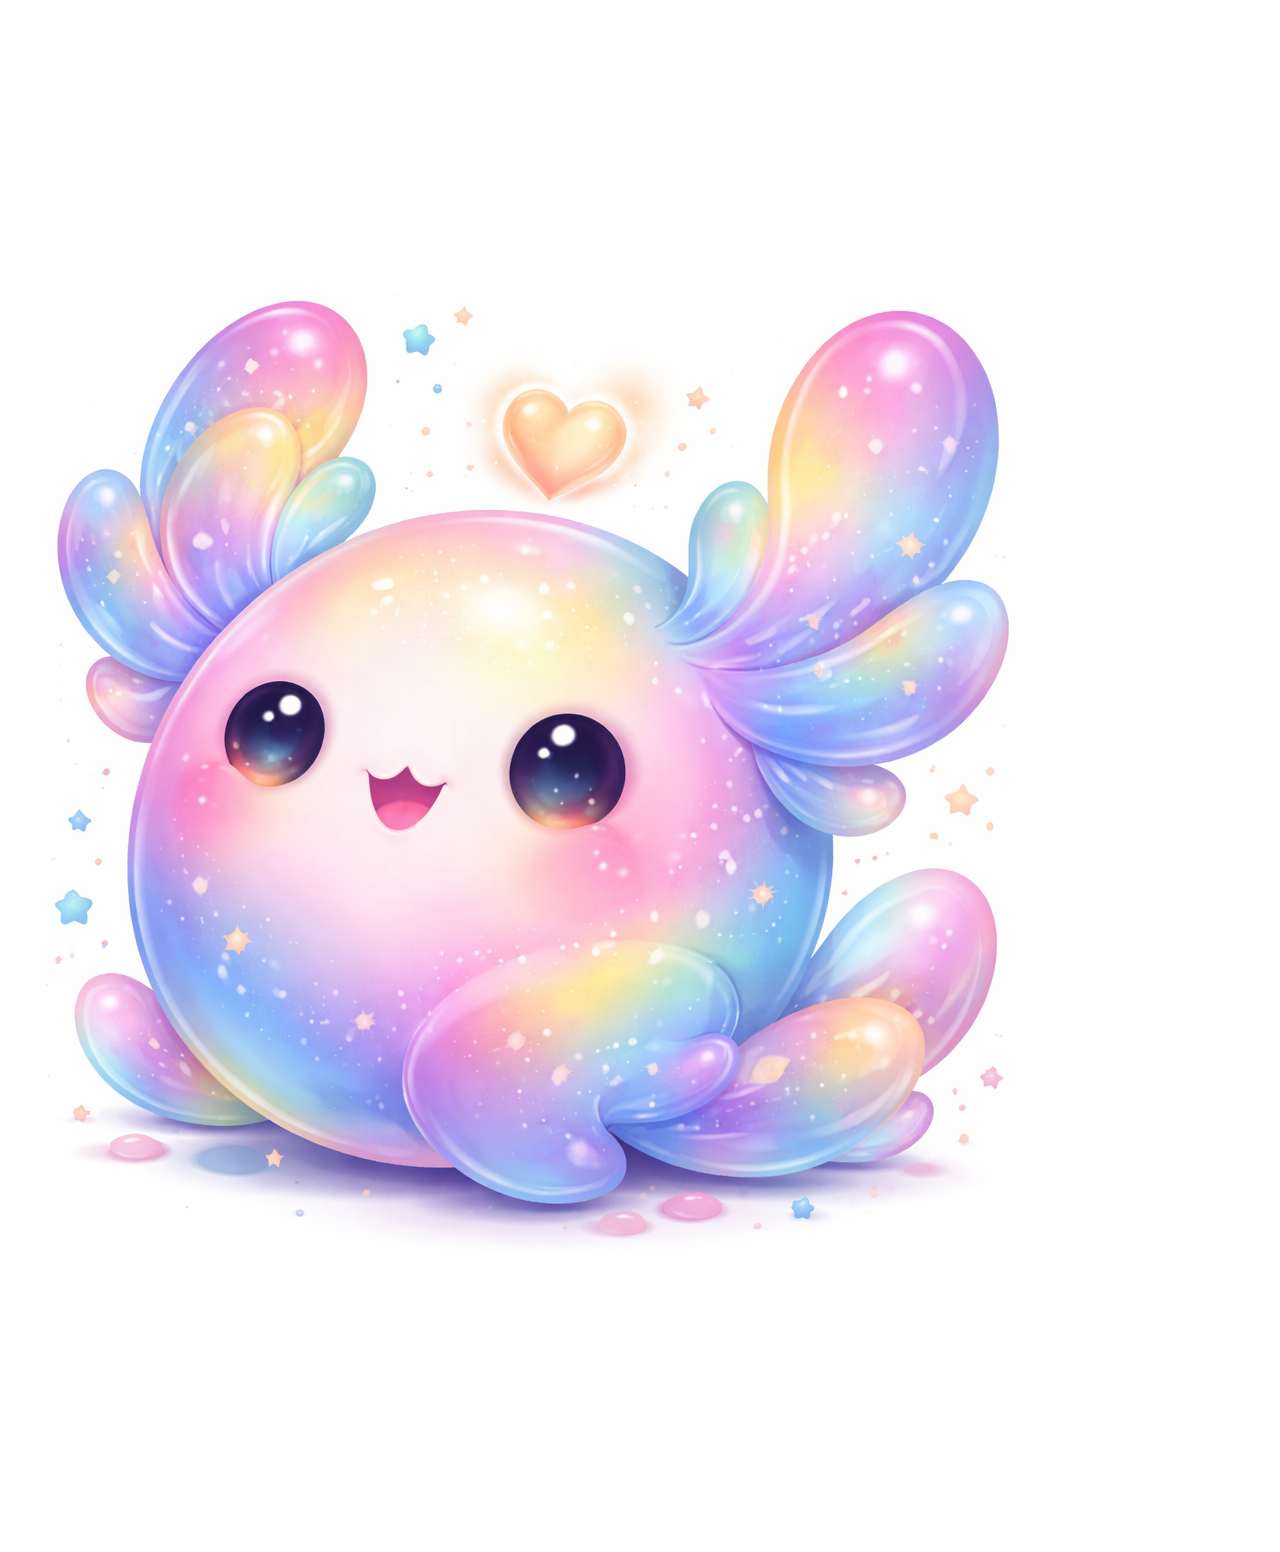
<file: bicho.html>
<html>
    <head>
        <meta charset="UTF-8">
        <title>Meu Pet Virtual</title>
    </head>

    <body>
        <img id="b" src="normal.png"/>
        <!--<img id="btn" src="normal.png"/>   -->

    </body>

    <script src="script.js"></script>
</html>
</file>
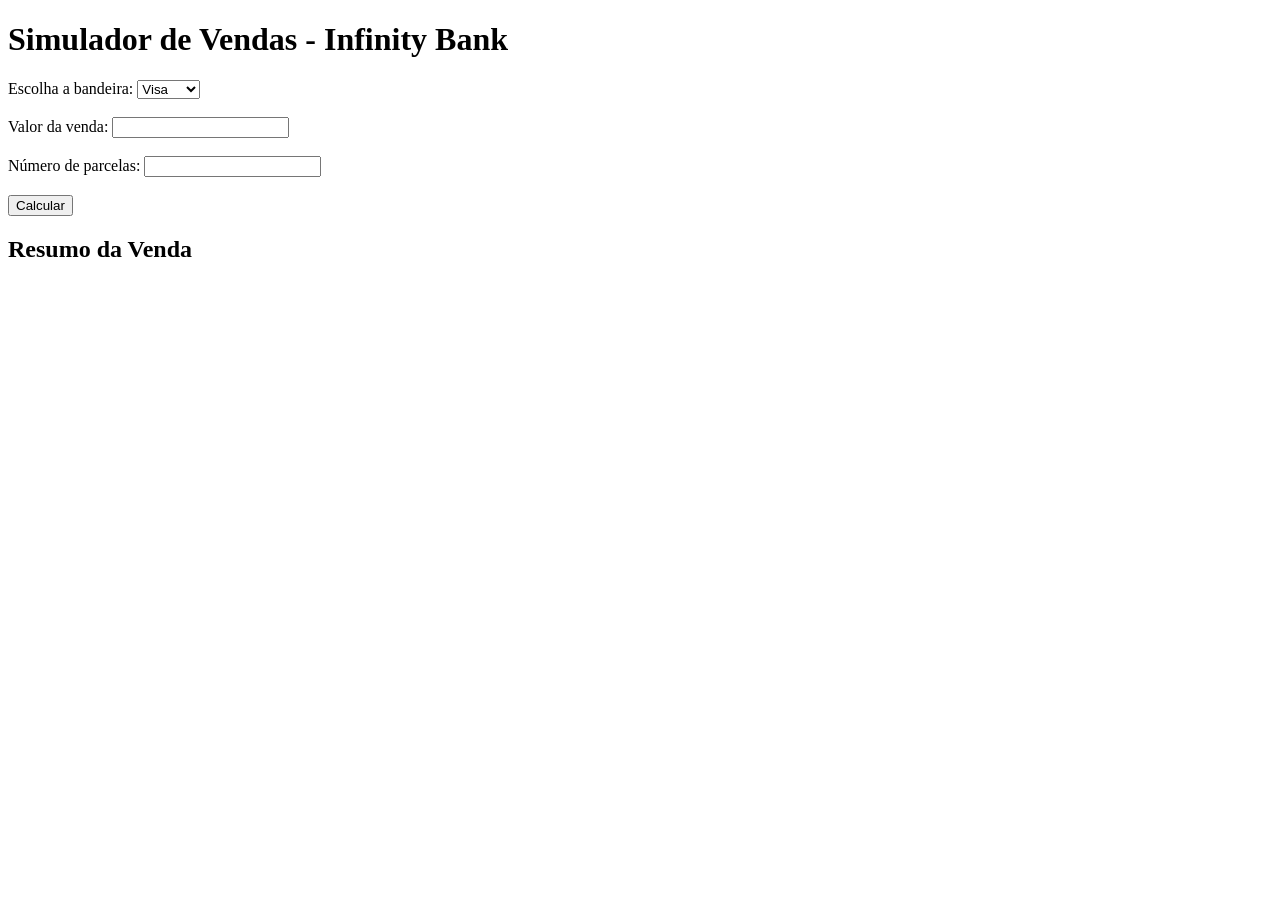
<file: Exercício 4.html>
<!DOCTYPE html>
<html lang="en">
<head>
    <meta charset="UTF-8">
    <meta name="viewport" content="width=device-width, initial-scale=1.0">
    <title>Taxas Infinity Bank</title>
</head>
<body>
    </html>
<html lang="pt-br">
<head>
    <meta charset="UTF-8">
    <meta name="viewport" content="width=device-width, initial-scale=1.0">
    <title>Simulador de Vendas - Infinity Bank</title>
</head>
<body>
    <h1>Simulador de Vendas - Infinity Bank</h1>
    <form id="salesForm">
        <label for="bandeira">Escolha a bandeira:</label>
        <select id="bandeira" name="bandeira">
            <option value="visa">Visa</option>
            <option value="master">Master</option>
            <option value="elo">Elo</option>
        </select><br><br>

        <label for="valor">Valor da venda:</label>
        <input type="number" id="valor" name="valor" required><br><br>

        <label for="parcelas">Número de parcelas:</label>
        <input type="number" id="parcelas" name="parcelas" required><br><br>

        <button type="button" onclick="calcular()">Calcular</button>
    </form>

    <h2>Resumo da Venda</h2>
    <p id="resumo"></p>
</body>
</html>
</file>
